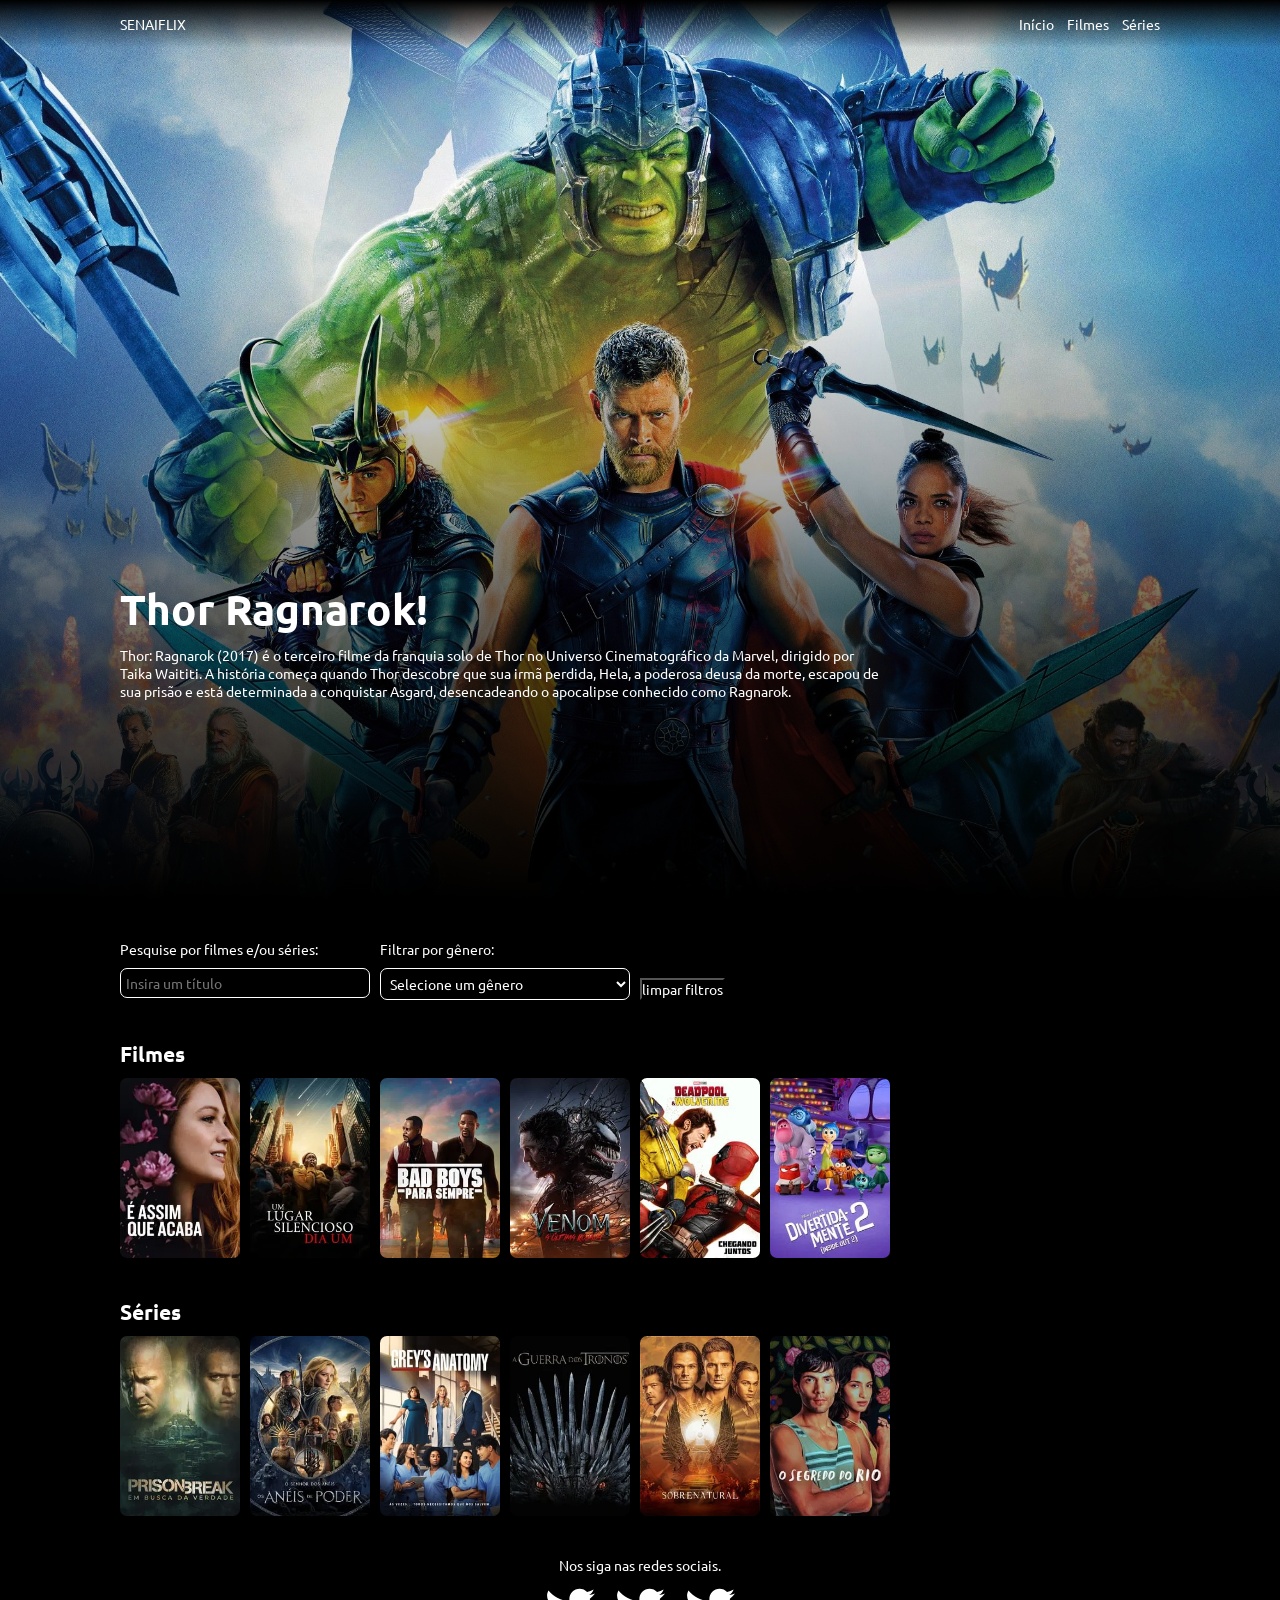
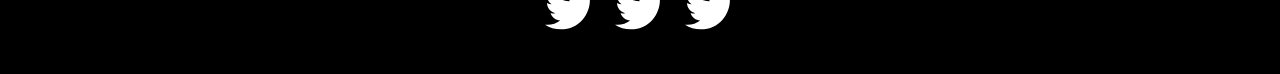
<file: index.html>
<!DOCTYPE html>
<html lang="pt-BR">
<head>
    <meta charset="UTF-8">
    <meta name="viewport" content="width=device-width, initial-scale=1.0">
    <title>SENAIFLIX</title>
</head>
<body>
    
    <script>

        window.location.href = "home/";

    </script>

</body>
</html>
</file>
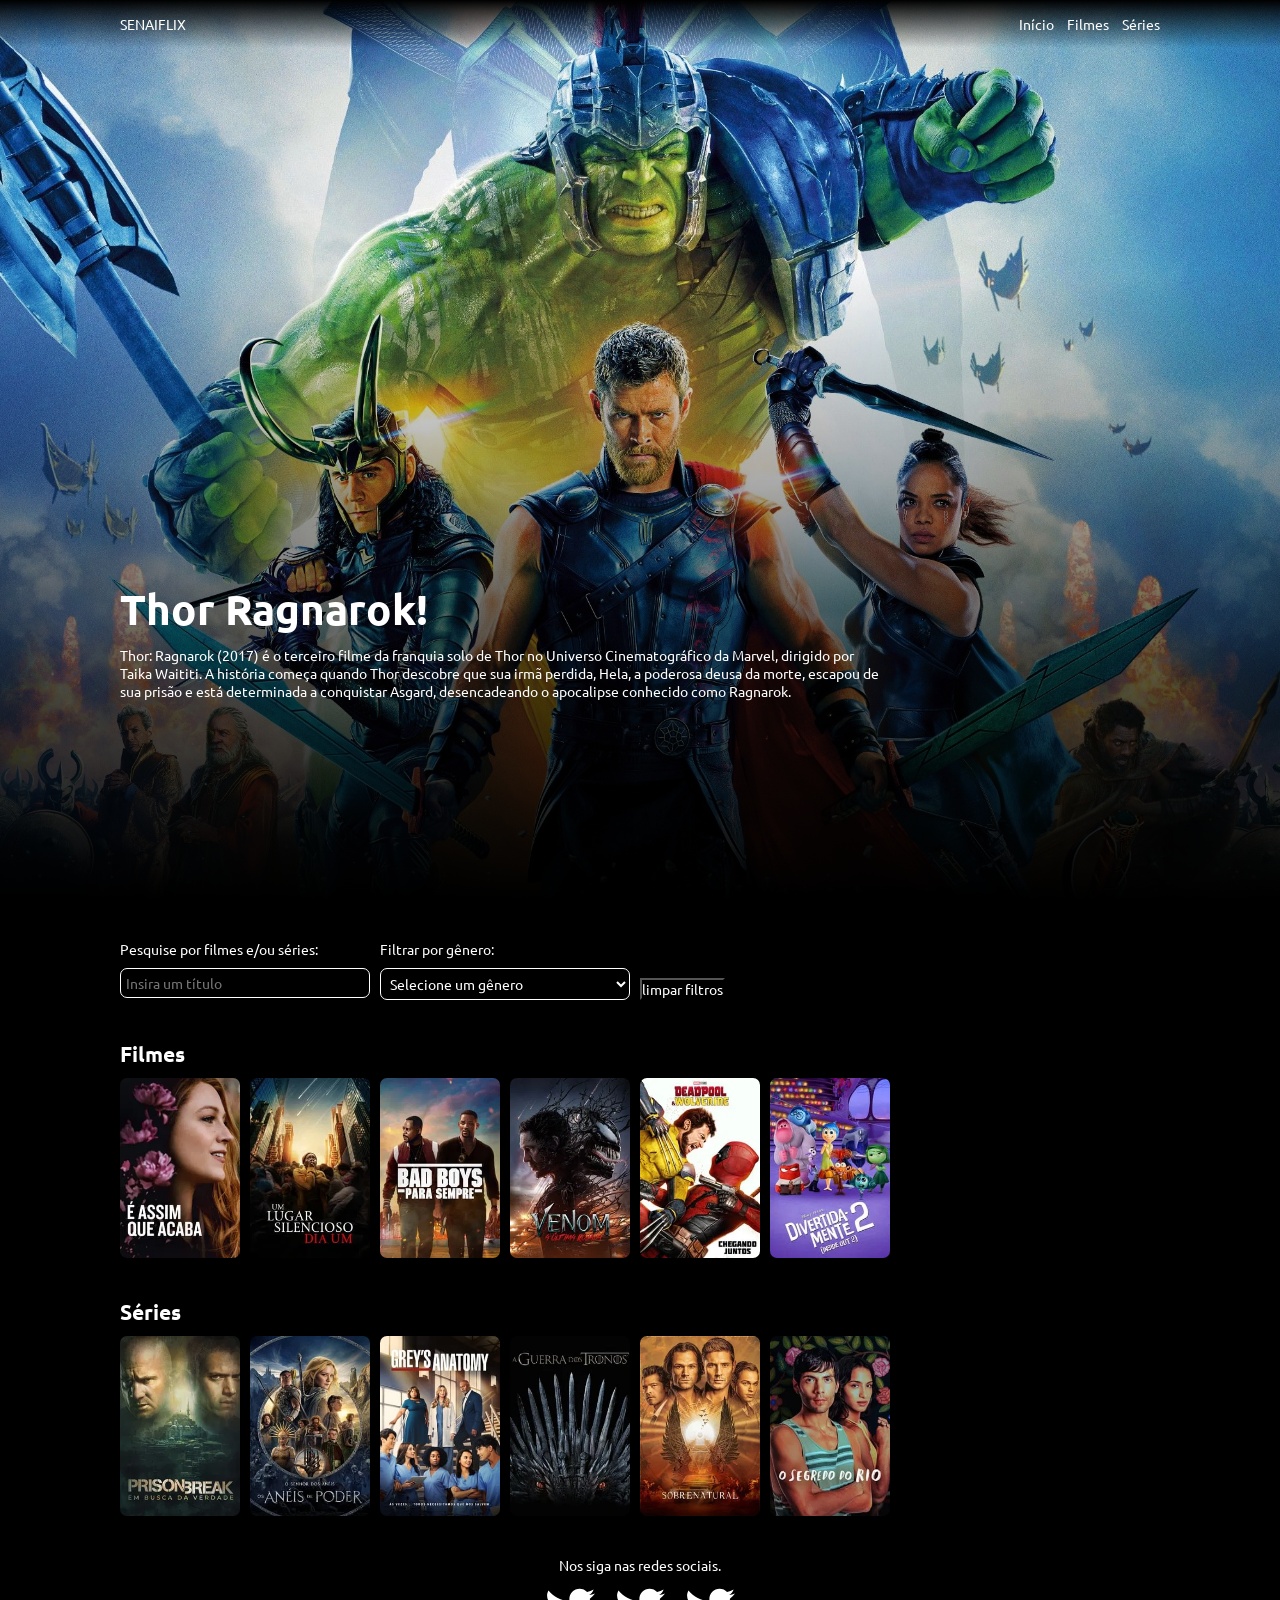
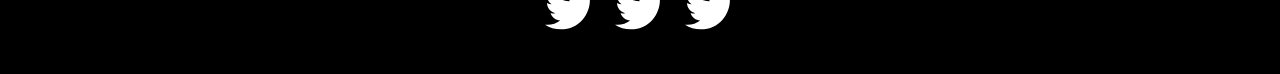
<file: home/index.html>
<!DOCTYPE html>
<html lang="pt-BR">
<head>
    
    <meta charset="UTF-8">
    <meta name="viewport" content="width=device-width, initial-scale=1.0">
    <title>SENAIFLIX - Filmes e Séries</title>
    <link rel="stylesheet" href="../assets/styles/global.css">
    <script src="script.js"></script>

</head>
<body>

    <header class="cabecalho">

        <div>
            
            <a class="logo" href="../home/">SENAIFLIX</a>

        </div>

        <nav>

            <a href="#">Início</a>
            <a href="#titulo-filmes">Filmes</a>
            <a href="#titulo-series">Séries</a>

        </nav>
        
    </header>
    
    <header id="cabecalho-mobile">

        <button class="botao-de-fechar" onclick="fecharCabecalhoMobile()">

            <img src="../assets/imgs/xmark-solid.svg">

        </button>

        <nav>

            <a href="#" onclick="fecharCabecalhoMobile()">inicio</a>
            <a href= "#titulo-filmes" onclick="fecharCabecalhoMobile()">Filmes</a>
            <a href="#titulo-series" onclick="fecharCabecalhoMobile()">Series</a>

        </nav>

    </header>

    <button class="menu-de-hamburguer" onclick="abrirCabecalhoMobile()">

        <img src="../assets/imgs/bars-solid.svg" alt="Menu de hamburguer">

    </button>

    <main>

        <section class="banner">

            <div class="textos">

                <h1>Thor Ragnarok!</h1>        
                <p>Thor: Ragnarok (2017) é o terceiro filme da franquia solo de Thor no Universo Cinematográfico da Marvel, dirigido por Taika Waititi. A história começa quando Thor descobre que sua irmã perdida, Hela, a poderosa deusa da morte, escapou de sua prisão e está determinada a conquistar Asgard, desencadeando o apocalipse conhecido como Ragnarok.</p>

            </div>

            <div class="gradiente-de-baixo"></div>

        </section>

        <section class="filmes-series">

            <div class="inputs">

                <label>
                    Pesquise por filmes e/ou séries:
                    <input 
                        onkeyup="aoPesquisarPorTitulo(this.value)" placeholder="Insira um título"
                    ></input>
                </label>
                
                <label>
                    Filtrar por gênero:
                    <select name="genero" onchange="aoFiltrarPorGenero(this.value)">
                        <option selected value="">Selecione um gênero</option>
                        <option value="Drama">Drama</option>
                        <option value="Romance">Romance</option>
                        <option value="Terror">Terror</option>
                        <option value="Ficção científica">Ficção científica</option>
                        <option value="Thriller">Thriller</option>
                        <option value="Ação">Ação</option>
                        <option value="Comédia">Comédia</option>
                        <option value="Animação">Animação</option>
                        <option value="Aventura">Aventura</option>
                        <option value="Crime">Crime</option>
                        <option value="Fantasia">Fantasia</option>
                        <option value="Mistério">Mistério</option>
                        <option value="Sci-Fi & Fantasy">Sci-Fi & Fantasy</option>
                    </select>
                </label>

                <button class="limparfiltros" onclick="limparfiltros()">limpar filtros</button>

            </div>

            <h2 id="titulo-filmes">Filmes</h2>

            <div id="filmes-card-container" class="card-container">

                <a href="../detalhes-do-filme/" class="card"></a>
                <a href="../detalhes-do-filme/" class="card"></a>                
                <a href="../detalhes-do-filme/" class="card"></a>
                <a href="../detalhes-do-filme/" class="card"></a>
                <a href="../detalhes-do-filme/" class="card"></a>
                <a href="../detalhes-do-filme/" class="card"></a>

            </div>
            
        </section>

        <section class="filmes-series">

            <h2 id= "titulo-series">Séries</h2>

            <div id="series-card-container" class="card-container">

                <a href="../detalhes-do-filme/" class="card"></a>
                <a href="../detalhes-do-filme/" class="card"></a>
                <a href="../detalhes-do-filme/" class="card"></a>
                <a href="../detalhes-do-filme/" class="card"></a>
                <a href="../detalhes-do-filme/" class="card"></a>
                <a href="../detalhes-do-filme/" class="card"></a>

            </div>
            
        </section>

    </main>

    <footer>

        <script>

            carregarFilmes();
            carregarSeries();
           
        </script>

        <p>Nos siga nas redes sociais.</p>

        <div class="icons-container">

            <img src="../assets/imgs/twitter-brands-solid.svg" alt="ícone do facebook.">

            <img src="../assets/imgs/twitter-brands-solid.svg" alt="ícone do instagram.">

            <img src="../assets/imgs/twitter-brands-solid.svg" alt="ícone do twitter.">
        
        </div>

    </footer>

</body>
</html>
</file>
<file: assets/styles/global.css>
@import url('https://fonts.googleapis.com/css2?family=Ubuntu:ital,wght@0,300;0,400;0,500;0,700;1,300;1,400;1,500;1,700&display=swap');
/* Importa a fonte "Ubuntu" do Google Fonts, incluindo várias variações de peso e itálico. */


html {
    scroll-behavior:smooth;
}

.menu-de-hamburguer{
    display: none;
}


* {
    margin: 0px; /* Remove a margem padrão de todos os elementos */
    padding: 0px; /* Remove o preenchimento (padding) padrão de todos os elementos */
    box-sizing: border-box; /* Ajusta o box model para incluir padding e bordas no cálculo de largura e altura */
    font-size: 14px; /* Define o tamanho da fonte como 14px */
    font-family: "Ubuntu"; /* Define a fonte "Ubuntu" como a fonte principal */
    outline: none;
}

/* @media screen and (max-width: 600px) {
    * {
      font-size: 8px !important; /* Ajusta o tamanho da fonte para 8px em telas pequenas (máximo de 600px)
    }
} */

body {
    background-color: black;
}

.cabecalho {
    position: absolute; /* Posiciona o .cabecalho de forma absoluta, sobrepondo outros elementos */
    width: 100%; /* Define a largura do .cabecalho como 100% da tela */
    background: rgb(0,0,0); /* Define a cor de fundo como preta */
    background: -moz-linear-gradient(180deg, rgba(0,0,0,1) 0%, rgba(255,255,255,0) 100%); /* Gradiente linear para navegadores antigos (Mozilla) */
    background: -webkit-linear-gradient(180deg, rgba(0,0,0,1) 0%, rgba(255,255,255,0) 100%); /* Gradiente linear para navegadores antigos (Webkit) */
    background: linear-gradient(180deg, rgba(0,0,0,1) 0%, rgba(255,255,255,0) 100%); /* Gradiente linear padrão (do preto para transparente) */
    filter: progid:DXImageTransform.Microsoft.gradient(startColorstr="#000000",endColorstr="#ffffff",GradientType=1); /* Gradiente para navegadores antigos (IE) */
    padding: 15px; /* Adiciona 15px de padding (espaçamento interno) */
    padding-left: 120px; 
    padding-right: 120px; 
    display: flex; /* Define o layout como flexbox */
    justify-content: space-between; /* Distribui o conteúdo de forma que haja espaço entre os itens no .cabecalho */
    z-index: 1;
}

.cabecalho .logo {
    color: white; /* Define a cor do texto dentro de <span> no .cabecalho como branca */
    text-decoration: none;
}

.cabecalho nav a {
    color: white; /* Define a cor dos links dentro do <nav> no .cabecalho como branca */
    text-decoration: none; /* Remove o sublinhado dos links */
    margin-left: 10px; /* Adiciona uma margem de 10px à esquerda de cada link */
}

#cabecalho-mobile {
    display: none;
}

.banner {
    background-image: url("../imgs/bg.jpg"); /* Define a imagem de fundo do banner */
    background-size: cover; /* Faz com que a imagem cubra toda a área disponível */
    background-position: center; /* Centraliza a imagem de fundo */
    width: 100%; /* Define a largura do banner como 100% da largura da janela de visualização */
    height: 100vh; /* Define a altura do banner como 100% da altura da janela de visualização */
    display: flex; /* Usa flexbox para o layout */
    align-items: flex-end; /* Alinha os itens dentro do banner na parte inferior */
    padding-left: 120px; /* Adiciona 120px de padding à esquerda */
    padding-right: 120px; /* Adiciona 120px de padding à esquerda */
    padding-bottom: 200px; /* Adiciona 200px de padding na parte inferior */
    position: relative;
}

.banner h1 {
    color: white; /* Define a cor do texto do <h1> dentro do banner como branca */
    font-size: 3em; /* Define o tamanho da fonte como 3 vezes o tamanho padrão */
    margin-bottom: 10px;
}

.banner p {
    color: white; /* Define a cor do texto do <p> dentro do banner como branca */
    width: 60vw; /* Define a largura do parágrafo como 60% da largura da janela de visualização */
}

.banner .textos {

    z-index: 1;

}

.gradiente-de-baixo {

    height: 70vh;
    width: 100%;

    background-color: black;

    position: absolute;
    left: 0px;
    bottom: 0px;

    background: rgb(0,0,0);
    background: -moz-linear-gradient(0deg, rgba(0,0,0,1) 0%, rgba(0,0,0,0) 100%);
    background: -webkit-linear-gradient(0deg, rgba(0,0,0,1) 0%, rgba(0,0,0,0) 100%);
    background: linear-gradient(0deg, rgba(0,0,0,1) 0%, rgba(0,0,0,0) 100%);
    filter: progid:DXImageTransform.Microsoft.gradient(startColorstr="#000000",endColorstr="#000000",GradientType=1); 

}

.filmes-series {

    width: 100%;
    height: auto;
    background-color: black;
    min-height: 200px; /* Altura mínima */

    padding-top: 40px;
    padding-left: 120px;
    padding-right: 120px;

}

.filmes-series .inputs {

    display: flex;
    margin-bottom: 40px;

}

.filmes-series .inputs label {

    color: white;
    display: flex;
    flex-direction: column;
    align-items: flex-start;
    margin-right: 10px;

}

.filmes-series .inputs label input, 
.filmes-series .inputs label select {

    width: 250px;

    margin-top: 10px;
    background-color: black;
    border-radius: 7px;
    border: 1px solid white;
    padding: 5px;
    color: white;

}

.filmes-series h2 {

    color: white;
    font-size: 1.5em;

}

.filmes-series .card-container {

    width: 100%;
    height: auto;
    margin-top: 10px;

    display: flex;

}

.filmes-series .card {

    height: 180px;
    width: 120px;
    
    background-image: url("../imgs/spider-man_sem_volta_para_casa.jpg");
    background-size: cover;
    background-position: center;

    margin-right: 10px;

    border-radius: 7px;
animation-name: mostrarcartao;
animation-duration: 5s;
}



@keyframes mostrarcartao {
0%{
    transform: translateY(25px);
    opacity: 0;
}

100% {

    transform: translateY(0px);
opacity: 1;

}

}



footer {
    padding-top: 40px;
    padding-bottom: 40px;
    width: 100%;
    height: auto;
    background-color: black;
    display: flex;
    flex-direction: column;
    align-items: center;
}

footer p {
    color: white;
    margin-bottom: 10px;
}

footer .icons-container {
    display: flex;
}

footer .icons-container img {
    height: 50px;
    margin-right: 10px;
    margin-left: 10px;
}


.limparfiltros {
background-color: black;

color: white;
margin-top: auto;
}
/* TELA DE DETALHES - INÍCIO */
.detalhes_filme_container {

    padding-top: 100px;
    background-color: black;
    padding-left: 120px;
    padding-right: 120px;

}

/* SESSÃO VIDEO */
#video_trailer {
    width: 100%;
    height: 100vh;
    background-color: black;
}

/* SESSÃO MAIN */
main {
    min-height: 100vh;
}

/* SESSÃO INFORMAÇÕES */
.section_informacoes {
    width: 100%;
    display: flex;
    align-items: flex-start;
    gap: 100px;
    color: white;
}

.section_informacoes>img {
    height: 504px;
    border-radius: 7px;
    transition: 1s ease-in-out;
}

.section_informacoes>img:hover {
    scale: 1.05;
}

.section_informacoes>div {
    flex: 1;
    width: 100%;
    height: 100%;
    display: flex;
    flex-direction: column;
    gap: 25px;
}

.section_informacoes>div>h2 {
    font-size: 36px;
    font-weight: bold;
}

/* GÊNERO */
.section_informacoes>div>div {
    display: flex;
    align-items: center;
    gap: 14px;
    font-size: 16px;
    font-weight: 400;
}

.section_informacoes>div>p {
    font-size: 24px;
    font-weight: 400;
}

.section_informacoes .classificacao {

    height: 50px;

}

/* EXEMPLOS usando o nth-child */

/* DURAÇÃO DO FILME/SÉRIE */
.V>div>p:nth-child(3)>span {
    font-weight: 500;
}

/* AVALIAÇÃO */
.section_informacoes>div>div:nth-child(5)>div {
    font-size: 16px;
    display: flex;
    align-items: center;
    gap: 4px;
}

/* SESSÃO ELENCO */
.section_elenco {
    width: 100%;
    display: flex;
    flex-direction: column;
    gap: 38px;
    color: white;
    margin-top: 100px;
}

.section_elenco>h3 {
    font-size: 24px;
    font-weight: 500;
}

.section_elenco>div {
    display: flex;
    align-items: flex-start;
    justify-content: space-between;
    flex-wrap: wrap;
    gap: 38px;
}

.card_elenco {
    display: flex;
    flex-direction: column;
    align-items: center;
    gap: 4px;
}

.card_elenco>img {
    height: 200px;
    border-radius: 7px;
}

.card_elenco>span {
    font-size: 24px;
    font-weight: 400;
    width: 118px;
    text-align: center;
}

/* Media Query */
@media (max-width: 768px) {
    /* Quando a tela tiver 768px ou menor, estas regras CSS serão ativadas */
    .banner {
        padding-left: 15px;
        padding-right: 15px;
        padding-bottom: 35px;
    }
    .banner p {
        font-size: 20px;
        width: 100%;
        text-align: justify;
    }
    .gradiente-de-baixo {
        height: 90vh;
    }
    .filmes-series {
        padding-left: 15px;
        padding-right: 15px;
    }

    /* Forma 1 */
    /* .filmes-series .inputs {
        flex-direction: column;
    } */

    /* Forma 2 */
    .filmes-series .inputs {
        flex-wrap: wrap;
    }

    .filmes-series .inputs label {

        margin-bottom: 10px;

    }

    .filmes-series .card-container {

        flex-wrap: wrap;
        justify-content: space-between;

    }

    .filmes-series .card-container .card {

        flex-basis: calc(50% - 5px); /* Define o tamanho mínimo do card, width também funcionaria */
        /* Utilizei calc(50% - 5px) para descontar o margin-right: 10px que o .card tem, e como temos 2 cards por linha, dando removendo 5px de cada faz com que o elemento caiba perfeitamente */

        height: 230px;
        margin-bottom: 10px;

    }

    .filmes-series .card-container .card:nth-child(even) {

        margin-right: 0px !important;

    }

    /* CABECALHO - MOBILE */
    .cabecalho {
        display: none;
    }

    #cabecalho-mobile {

        position: fixed;

        height: 100vh;
        width: 100%;
        background-color: black;

        z-index: 2;

    }

    #cabecalho-mobile nav {

        display: flex;
        flex-direction: column;
        padding-top: 20vh;
        padding-left: 15px;

    }

    #cabecalho-mobile nav a {

        color: white;
        font-size: 4em;
        margin-bottom: 40px;

    }

    .botao-de-fechar {

        width: 50px;
        height: 50px;

        background-color: transparent;
        border: none;

        position: absolute; /* Deixa o elemento flutuando na tela */
        top: 10px;
        right: 10px;

    }

    .botao-de-fechar img {

        width: 50px;
        height: 50px;

    }

    .menu-de-hamburguer {
display: flex;
        width: 50px;
        height: 50px;

        background-color: transparent;
        border: none;

        position: absolute; /* Deixa o elemento flutuando na tela */
        top: 10px;
        right: 10px;
        
        z-index: 1;

    }

}
</file>
